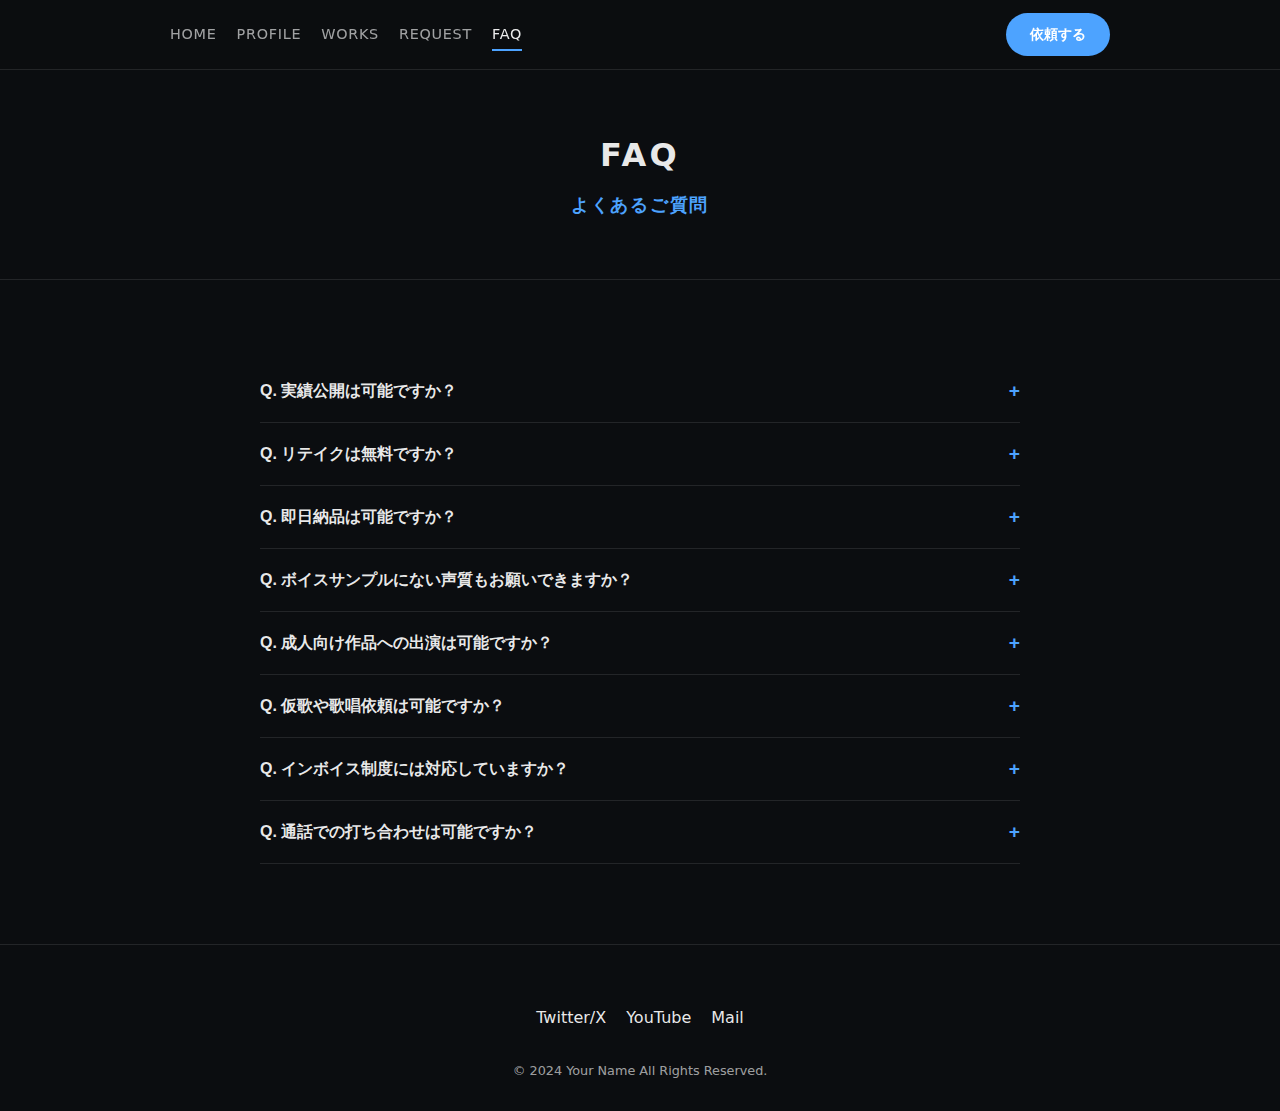
<file: faq.html>
<!DOCTYPE html>
<html lang="ja">

<head>
    <meta charset="UTF-8">
    <meta name="viewport" content="width=device-width, initial-scale=1.0">
    <title>FAQ | Voice Portfolio Template</title>
    <link rel="stylesheet" href="assets/css/style.css">
    <link rel="icon" href="favicon.ico">
</head>

<body>

    <!-- Header -->
    <header class="header">
        <div class="container header-inner">
            <nav class="nav">
                <a href="index.html" class="nav-link">HOME</a>
                <a href="profile.html" class="nav-link">PROFILE</a>
                <a href="works.html" class="nav-link">WORKS</a>
                <a href="request.html" class="nav-link">REQUEST</a>
                <a href="faq.html" class="nav-link active">FAQ</a>
            </nav>
            <a href="request.html" class="btn-cta">依頼する</a>
        </div>
    </header>

    <!-- Main Content -->
    <main>

        <section class="section hero" style="padding: 60px 0 40px;">
            <div class="container">
                <h1 class="hero-name" style="font-size: 2rem;">FAQ</h1>
                <p class="hero-title">よくあるご質問</p>
            </div>
        </section>

        <!-- FAQ List -->
        <section class="section">
            <div class="container" style="max-width: 800px;">

                <div class="faq-item">
                    <button class="faq-question">Q. 実績公開は可能ですか？</button>
                    <div class="faq-answer">
                        <p>A. はい、基本的には可能です。案件により、公開の可否やタイミングをご相談させていただけますと幸いです。</p>
                    </div>
                </div>

                <div class="faq-item">
                    <button class="faq-question">Q. リテイクは無料ですか？</button>
                    <div class="faq-answer">
                        <p>A. 読み間違いやアクセントの誤りは、回数無制限で無料で修正いたします。<br>
                            当方の読み間違いではなく、台本変更や大幅な演出変更（やっぱりもっと元気に、等）の場合は、初回のみ無料、2回目以降は追加料金を頂戴しております。</p>
                    </div>
                </div>

                <div class="faq-item">
                    <button class="faq-question">Q. 即日納品は可能ですか？</button>
                    <div class="faq-answer">
                        <p>A. スケジュールによりますが、可能です。特急料金（+20%）にて承ります。<br>
                            まずはお問い合わせフォームより「特急希望」と記載の上ご連絡ください。</p>
                    </div>
                </div>

                <div class="faq-item">
                    <button class="faq-question">Q. ボイスサンプルにない声質もお願いできますか？</button>
                    <div class="faq-answer">
                        <p>A. はい、可能です。イメージに近い参考動画や音声があればお送りください。<br>
                            事前にショートサンプル（無料）を収録して確認していただくことも可能です。</p>
                    </div>
                </div>

                <div class="faq-item">
                    <button class="faq-question">Q. 成人向け作品への出演は可能ですか？</button>
                    <div class="faq-answer">
                        <p>A. 申し訳ございませんが、成人向け作品（R18）への出演はお断りさせていただいております。</p>
                    </div>
                </div>

                <div class="faq-item">
                    <button class="faq-question">Q. 仮歌や歌唱依頼は可能ですか？</button>
                    <div class="faq-answer">
                        <p>A. ご相談ください。キャラクターソング風の歌唱は可能ですが、プロボーカリストのような技術は持ち合わせておりません。キーや音域についてはプロフィールをご参照ください。</p>
                    </div>
                </div>

                <div class="faq-item">
                    <button class="faq-question">Q. インボイス制度には対応していますか？</button>
                    <div class="faq-answer">
                        <p>A. はい、適格請求書発行事業者として登録済みです。</p>
                    </div>
                </div>

                <div class="faq-item">
                    <button class="faq-question">Q. 通話での打ち合わせは可能ですか？</button>
                    <div class="faq-answer">
                        <p>A. はい、Zoom / Discord / Google Meet 等での打ち合わせが可能です。</p>
                    </div>
                </div>

            </div>
        </section>

    </main>

    <!-- Footer -->
    <footer class="footer">
        <div class="container">
            <div class="footer-sns">
                <a href="#">Twitter/X</a>
                <a href="#">YouTube</a>
                <a href="mailto:email@example.com">Mail</a>
            </div>
            <p class="footer-copy">&copy; 2024 Your Name All Rights Reserved.</p>
        </div>
    </footer>

    <script>
        document.querySelectorAll('.faq-question').forEach(button => {
            button.addEventListener('click', () => {
                const item = button.parentElement;
                const answer = button.nextElementSibling;

                // Close other items (optional: if you want accordion style where others close)
                // document.querySelectorAll('.faq-item').forEach(otherItem => {
                //     if (otherItem !== item) {
                //         otherItem.classList.remove('active');
                //         otherItem.querySelector('.faq-answer').style.height = 0;
                //     }
                // });

                item.classList.toggle('active');

                if (item.classList.contains('active')) {
                    answer.style.height = answer.scrollHeight + 'px';
                } else {
                    answer.style.height = 0;
                }
            });
        });
    </script>
</body>

</html>
</file>
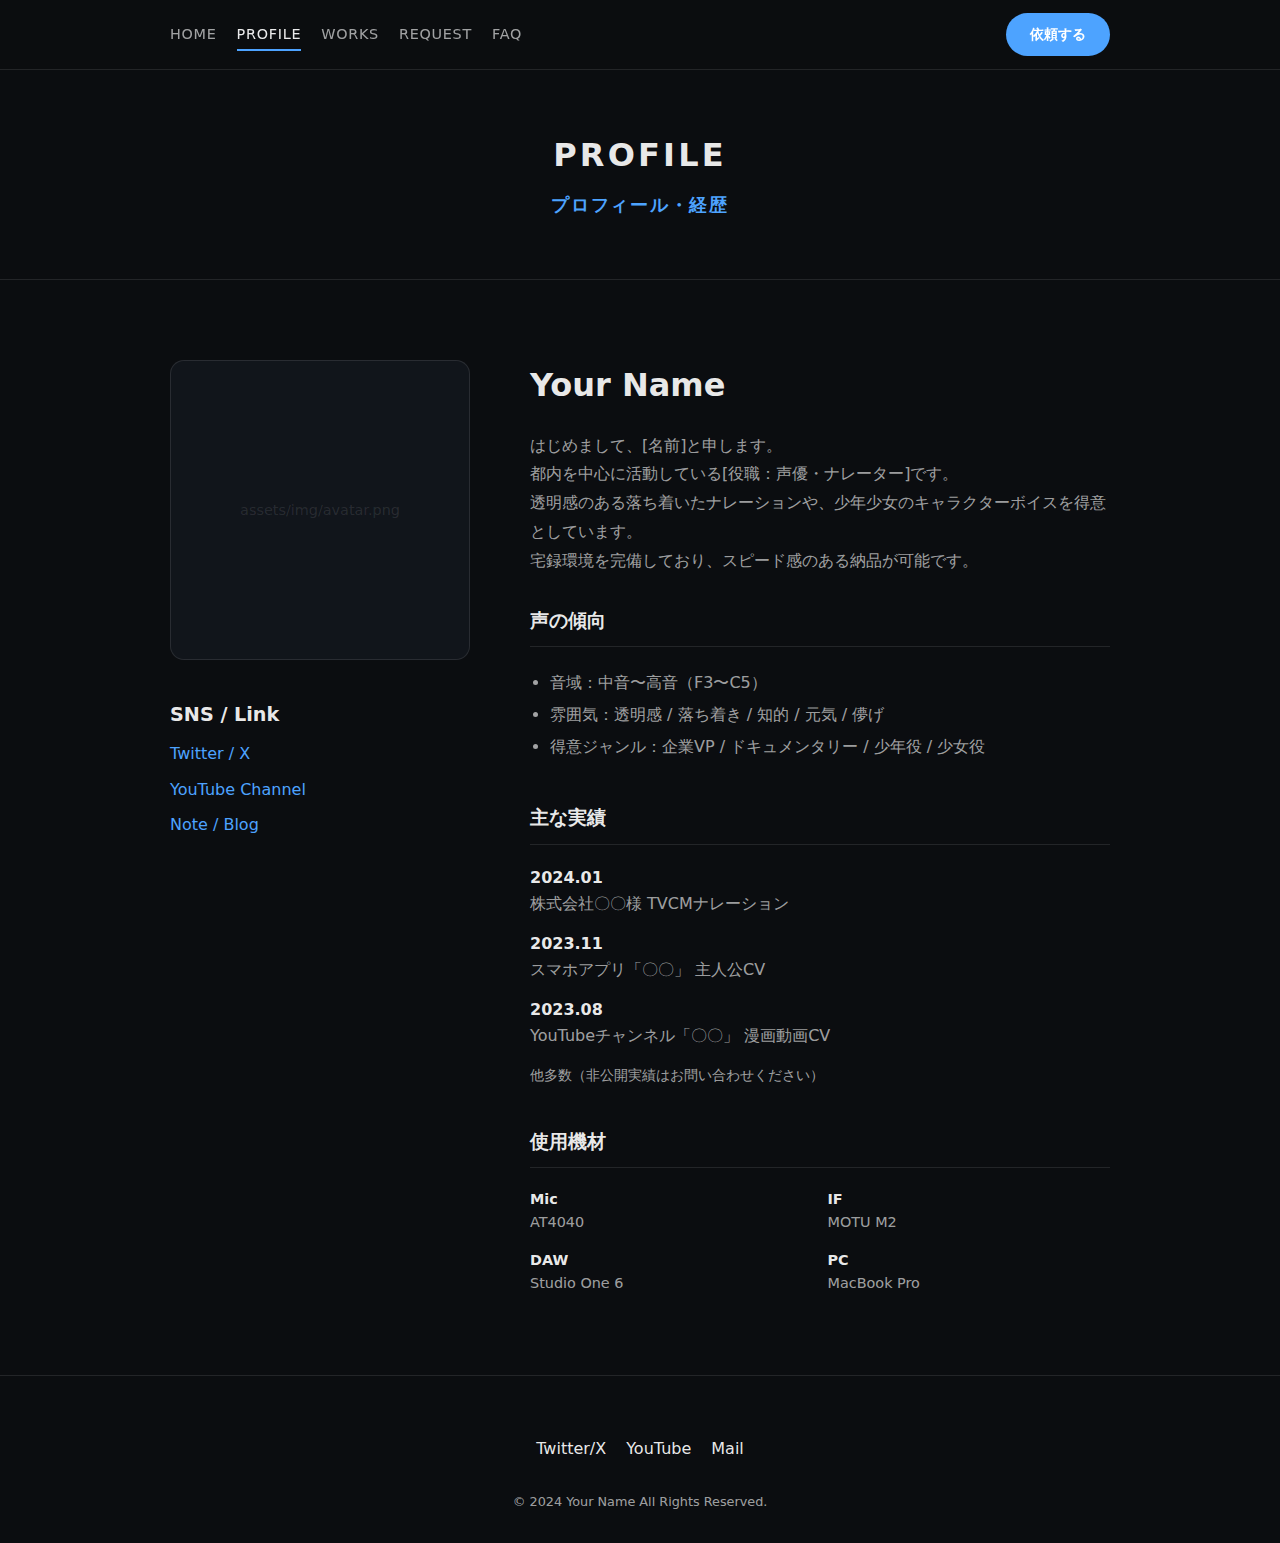
<file: profile.html>
<!DOCTYPE html>
<html lang="ja">

<head>
    <meta charset="UTF-8">
    <meta name="viewport" content="width=device-width, initial-scale=1.0">
    <title>PROFILE | Voice Portfolio Template</title>
    <link rel="stylesheet" href="assets/css/style.css">
    <link rel="icon" href="favicon.ico">
</head>

<body>

    <!-- Header -->
    <header class="header">
        <div class="container header-inner">
            <nav class="nav">
                <a href="index.html" class="nav-link">HOME</a>
                <a href="profile.html" class="nav-link active">PROFILE</a>
                <a href="works.html" class="nav-link">WORKS</a>
                <a href="request.html" class="nav-link">REQUEST</a>
                <a href="faq.html" class="nav-link">FAQ</a>
            </nav>
            <a href="request.html" class="btn-cta">依頼する</a>
        </div>
    </header>

    <!-- Main Content -->
    <main>

        <section class="section hero" style="padding: 60px 0 40px;">
            <div class="container">
                <h1 class="hero-name" style="font-size: 2rem;">PROFILE</h1>
                <p class="hero-title">プロフィール・経歴</p>
            </div>
        </section>

        <!-- Profile Detail -->
        <section class="section">
            <div class="container" style="display: flex; gap: 60px; flex-wrap: wrap;">
                <!-- Avatar / Image -->
                <div style="flex: 1; min-width: 300px;">
                    <div
                        style="aspect-ratio: 1/1; background-color: var(--panel); border-radius: var(--radius); border: 1px solid var(--line); display:flex; align-items:center; justify-content:center; color: var(--line);">
                        <!-- Image placeholder -->
                        <span style="font-size: 0.9rem;">assets/img/avatar.png</span>
                    </div>
                    <!-- img src="assets/img/avatar.png" alt="Profile Image" style="width:100%; border-radius:var(--radius);" -->

                    <div class="mt-40">
                        <h3 class="card-title">SNS / Link</h3>
                        <div style="display: flex; flex-direction: column; gap: 10px;">
                            <a href="#" style="color:var(--accent);">Twitter / X</a>
                            <a href="#" style="color:var(--accent);">YouTube Channel</a>
                            <a href="#" style="color:var(--accent);">Note / Blog</a>
                        </div>
                    </div>
                </div>

                <!-- Text Info -->
                <div style="flex: 2; min-width: 300px;">
                    <h2 style="font-size: 2rem; margin-bottom: 20px;">Your Name</h2>
                    <p style="color: var(--muted); margin-bottom: 30px; line-height: 1.8;">
                        はじめまして、[名前]と申します。<br>
                        都内を中心に活動している[役職：声優・ナレーター]です。<br>
                        透明感のある落ち着いたナレーションや、少年少女のキャラクターボイスを得意としています。<br>
                        宅録環境を完備しており、スピード感のある納品が可能です。
                    </p>

                    <div class="mb-40">
                        <h3 class="card-title"
                            style="border-bottom: 1px solid var(--line); padding-bottom: 10px; margin-bottom: 20px;">
                            声の傾向</h3>
                        <ul style="list-style: disc; padding-left: 20px; color: var(--muted); line-height: 2;">
                            <li>音域：中音〜高音（F3〜C5）</li>
                            <li>雰囲気：透明感 / 落ち着き / 知的 / 元気 / 儚げ</li>
                            <li>得意ジャンル：企業VP / ドキュメンタリー / 少年役 / 少女役</li>
                        </ul>
                    </div>

                    <div class="mb-40">
                        <h3 class="card-title"
                            style="border-bottom: 1px solid var(--line); padding-bottom: 10px; margin-bottom: 20px;">
                            主な実績</h3>
                        <div style="display: grid; gap: 15px;">
                            <div>
                                <h4 style="font-size: 1rem; font-weight: 700;">2024.01</h4>
                                <p style="color: var(--muted);">株式会社〇〇様 TVCMナレーション</p>
                            </div>
                            <div>
                                <h4 style="font-size: 1rem; font-weight: 700;">2023.11</h4>
                                <p style="color: var(--muted);">スマホアプリ「〇〇」 主人公CV</p>
                            </div>
                            <div>
                                <h4 style="font-size: 1rem; font-weight: 700;">2023.08</h4>
                                <p style="color: var(--muted);">YouTubeチャンネル「〇〇」 漫画動画CV</p>
                            </div>
                            <p style="color: var(--muted); font-size: 0.9rem;">他多数（非公開実績はお問い合わせください）</p>
                        </div>
                    </div>

                    <div>
                        <h3 class="card-title"
                            style="border-bottom: 1px solid var(--line); padding-bottom: 10px; margin-bottom: 20px;">
                            使用機材</h3>
                        <ul
                            style="display: grid; grid-template-columns: 1fr 1fr; gap: 15px; color: var(--muted); font-size: 0.9rem;">
                            <li><strong style="color:var(--text); display:block;">Mic</strong>AT4040</li>
                            <li><strong style="color:var(--text); display:block;">IF</strong>MOTU M2</li>
                            <li><strong style="color:var(--text); display:block;">DAW</strong>Studio One 6</li>
                            <li><strong style="color:var(--text); display:block;">PC</strong>MacBook Pro</li>
                        </ul>
                    </div>
                </div>
            </div>
        </section>

    </main>

    <!-- Footer -->
    <footer class="footer">
        <div class="container">
            <div class="footer-sns">
                <a href="#">Twitter/X</a>
                <a href="#">YouTube</a>
                <a href="mailto:email@example.com">Mail</a>
            </div>
            <p class="footer-copy">&copy; 2024 Your Name All Rights Reserved.</p>
        </div>
    </footer>

</body>

</html>
</file>
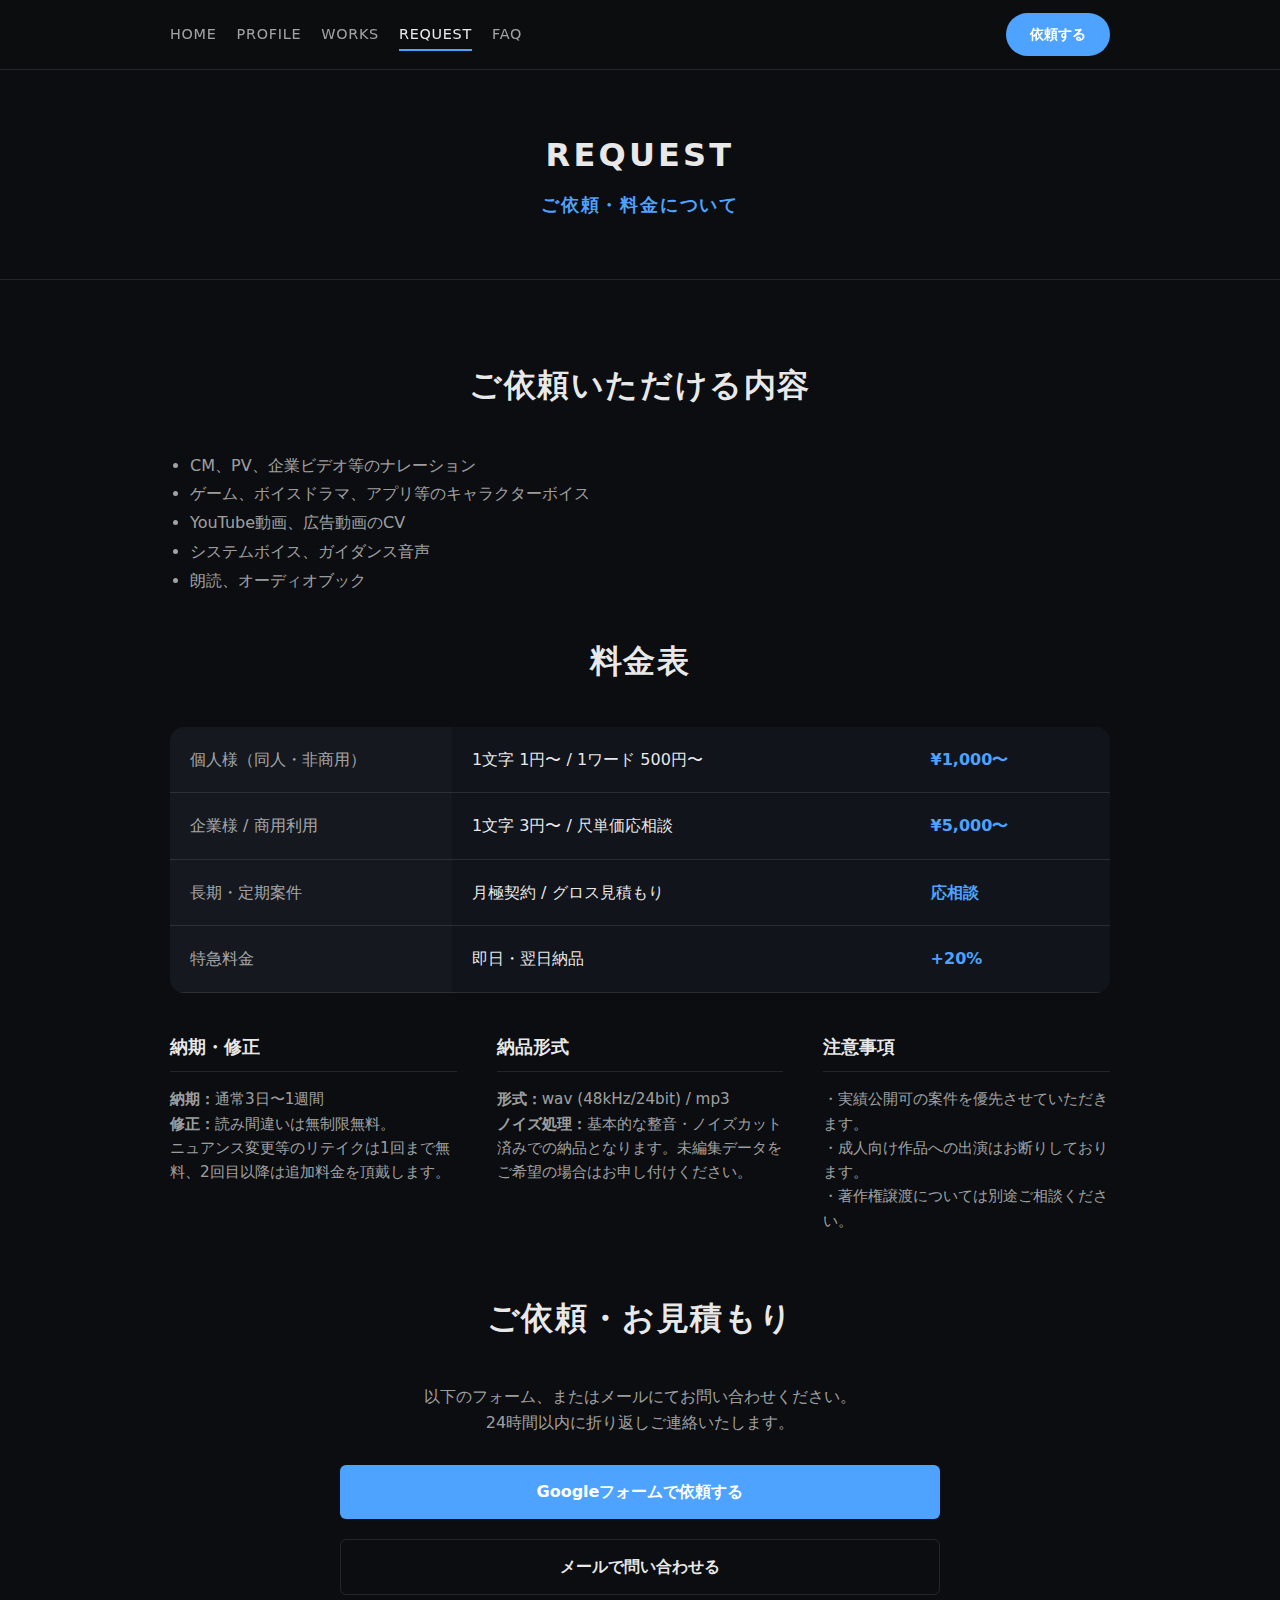
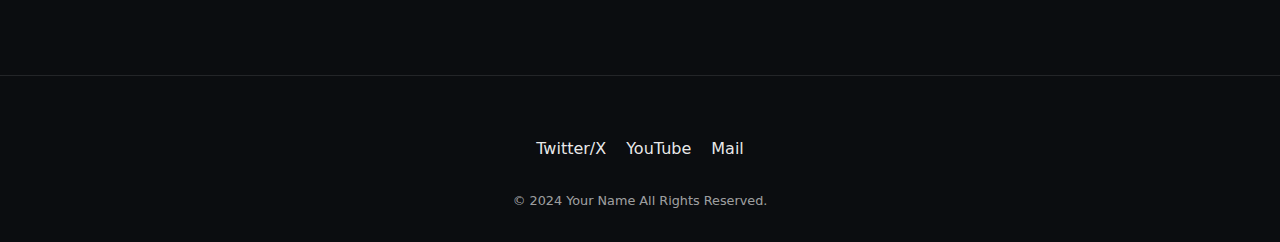
<file: request.html>
<!DOCTYPE html>
<html lang="ja">

<head>
    <meta charset="UTF-8">
    <meta name="viewport" content="width=device-width, initial-scale=1.0">
    <title>REQUEST | Voice Portfolio Template</title>
    <link rel="stylesheet" href="assets/css/style.css">
    <link rel="icon" href="favicon.ico">
</head>

<body>

    <!-- Header -->
    <header class="header">
        <div class="container header-inner">
            <nav class="nav">
                <a href="index.html" class="nav-link">HOME</a>
                <a href="profile.html" class="nav-link">PROFILE</a>
                <a href="works.html" class="nav-link">WORKS</a>
                <a href="request.html" class="nav-link active">REQUEST</a>
                <a href="faq.html" class="nav-link">FAQ</a>
            </nav>
            <a href="request.html" class="btn-cta">依頼する</a>
        </div>
    </header>

    <!-- Main Content -->
    <main>

        <section class="section hero" style="padding: 60px 0 40px;">
            <div class="container">
                <h1 class="hero-name" style="font-size: 2rem;">REQUEST</h1>
                <p class="hero-title">ご依頼・料金について</p>
            </div>
        </section>

        <!-- Services & Pricing -->
        <section class="section">
            <div class="container">
                <h2 class="section-title">ご依頼いただける内容</h2>
                <div class="mb-40" style="color:var(--muted); line-height: 1.8;">
                    <ul style="list-style:disc; padding-left:20px;">
                        <li>CM、PV、企業ビデオ等のナレーション</li>
                        <li>ゲーム、ボイスドラマ、アプリ等のキャラクターボイス</li>
                        <li>YouTube動画、広告動画のCV</li>
                        <li>システムボイス、ガイダンス音声</li>
                        <li>朗読、オーディオブック</li>
                    </ul>
                </div>

                <h2 class="section-title">料金表</h2>
                <table class="pricing-table mb-40">
                    <tr>
                        <th>個人様（同人・非商用）</th>
                        <td>1文字 1円〜 / 1ワード 500円〜</td>
                        <td class="pricing-price">¥1,000〜</td>
                    </tr>
                    <tr>
                        <th>企業様 / 商用利用</th>
                        <td>1文字 3円〜 / 尺単価応相談</td>
                        <td class="pricing-price">¥5,000〜</td>
                    </tr>
                    <tr>
                        <th>長期・定期案件</th>
                        <td>月極契約 / グロス見積もり</td>
                        <td class="pricing-price">応相談</td>
                    </tr>
                    <tr>
                        <th>特急料金</th>
                        <td>即日・翌日納品</td>
                        <td class="pricing-price">+20%</td>
                    </tr>
                </table>

                <div class="grid-3" style="gap:40px; margin-bottom: 60px;">
                    <div>
                        <h3 class="card-title"
                            style="font-size:1.1rem; border-bottom:1px solid var(--line); padding-bottom:10px;">納期・修正
                        </h3>
                        <p style="color:var(--muted); font-size:0.95rem; margin-top:15px; line-height:1.6;">
                            <strong>納期：</strong>通常3日〜1週間<br>
                            <strong>修正：</strong>読み間違いは無制限無料。<br>ニュアンス変更等のリテイクは1回まで無料、2回目以降は追加料金を頂戴します。
                        </p>
                    </div>
                    <div>
                        <h3 class="card-title"
                            style="font-size:1.1rem; border-bottom:1px solid var(--line); padding-bottom:10px;">納品形式
                        </h3>
                        <p style="color:var(--muted); font-size:0.95rem; margin-top:15px; line-height:1.6;">
                            <strong>形式：</strong>wav (48kHz/24bit) / mp3<br>
                            <strong>ノイズ処理：</strong>基本的な整音・ノイズカット済みでの納品となります。未編集データをご希望の場合はお申し付けください。
                        </p>
                    </div>
                    <div>
                        <h3 class="card-title"
                            style="font-size:1.1rem; border-bottom:1px solid var(--line); padding-bottom:10px;">注意事項
                        </h3>
                        <p style="color:var(--muted); font-size:0.95rem; margin-top:15px; line-height:1.6;">
                            ・実績公開可の案件を優先させていただきます。<br>
                            ・成人向け作品への出演はお断りしております。<br>
                            ・著作権譲渡については別途ご相談ください。
                        </p>
                    </div>
                </div>

                <h2 class="section-title">ご依頼・お見積もり</h2>
                <p class="text-center" style="color: var(--muted); margin-bottom: 30px;">
                    以下のフォーム、またはメールにてお問い合わせください。<br>
                    24時間以内に折り返しご連絡いたします。
                </p>

                <div style="max-width: 600px; margin: 0 auto; display: flex; flex-direction: column; gap: 20px;">
                    <a href="https://docs.google.com/forms/" target="_blank" class="btn-primary">Googleフォームで依頼する</a>
                    <a href="mailto:email@example.com" class="btn-outline">メールで問い合わせる</a>
                </div>

            </div>
        </section>

    </main>

    <!-- Footer -->
    <footer class="footer">
        <div class="container">
            <div class="footer-sns">
                <a href="#">Twitter/X</a>
                <a href="#">YouTube</a>
                <a href="mailto:email@example.com">Mail</a>
            </div>
            <p class="footer-copy">&copy; 2024 Your Name All Rights Reserved.</p>
        </div>
    </footer>

</body>

</html>
</file>
<file: assets/css/style.css>
:root {
  --bg: #0b0d10;
  --panel: #11151b;
  --line: rgba(255, 255, 255, 0.10);
  --text: rgba(255, 255, 255, 0.92);
  --muted: rgba(255, 255, 255, 0.62);
  --accent: #4da3ff;
  --radius: 14px;
  --max: 980px;
  --font-base: system-ui, -apple-system, BlinkMacSystemFont, 'Segoe UI', Roboto, Helvetica, Arial, sans-serif;
}

/* Reset & Base */
*, *::before, *::after {
  box-sizing: border-box;
  margin: 0;
  padding: 0;
}

body {
  background-color: var(--bg);
  color: var(--text);
  font-family: var(--font-base);
  line-height: 1.6;
  -webkit-font-smoothing: antialiased;
  min-height: 100vh;
  display: flex;
  flex-direction: column;
}

a {
  text-decoration: none;
  color: inherit;
  transition: opacity 0.2s ease;
}

a:hover {
  opacity: 0.8;
}

ul {
  list-style: none;
}

img {
  max-width: 100%;
  display: block;
  border-radius: var(--radius);
}

/* Layout utilities */
.container {
  max-width: var(--max);
  margin: 0 auto;
  padding: 0 20px;
  width: 100%;
}

.section {
  padding: 80px 0;
  border-bottom: 1px solid var(--line);
}

.section:last-child {
  border-bottom: none;
}

.section-title {
  font-size: 2rem;
  font-weight: 700;
  margin-bottom: 40px;
  letter-spacing: 0.05em;
  text-align: center;
}

.section-title span {
  color: var(--accent);
}

/* Header */
.header {
  height: 70px;
  border-bottom: 1px solid var(--line);
  position: sticky;
  top: 0;
  background-color: rgba(11, 13, 16, 0.9);
  backdrop-filter: blur(10px);
  z-index: 100;
  display: flex;
  align-items: center;
}

.header-inner {
  display: flex;
  justify-content: space-between;
  align-items: center;
}

.nav {
  display: flex;
  gap: 20px;
}

.nav-link {
  font-size: 0.9rem;
  font-weight: 500;
  color: var(--muted);
  letter-spacing: 0.05em;
  padding: 5px 0;
  position: relative;
}

.nav-link.active, .nav-link:hover {
  color: var(--text);
}

.nav-link.active::after {
  content: '';
  position: absolute;
  bottom: 0;
  left: 0;
  width: 100%;
  height: 2px;
  background-color: var(--accent);
}

.btn-cta {
  background-color: var(--accent);
  color: #fff;
  padding: 10px 24px;
  border-radius: 99px;
  font-weight: 600;
  font-size: 0.9rem;
  transition: transform 0.2s, box-shadow 0.2s;
  display: inline-block;
}

.btn-cta:hover {
  opacity: 1;
  transform: translateY(-2px);
  box-shadow: 0 4px 12px rgba(77, 163, 255, 0.3);
}

/* Mobile Menu (Simple overlay based implementation is kept simple for CSS only usually, 
   but for this template we'll keep nav simple flex for responsive or add simpler stacked nav) 
   For simplicity and "minimal JS", we will use scrollable horizontal nav for mobile or simple wrapping.
*/
@media (max-width: 768px) {
  .header {
    height: auto;
    padding: 10px 0;
  }
  .header-inner {
    flex-direction: column;
    gap: 15px;
  }
  .nav {
    gap: 15px;
    flex-wrap: wrap;
    justify-content: center;
  }
}

/* Hero */
.hero {
  padding: 100px 0 80px;
  text-align: center;
}

.hero-name {
  font-size: 2.5rem;
  font-weight: 800;
  margin-bottom: 10px;
  letter-spacing: 0.1em;
}

.hero-title {
  color: var(--accent);
  font-size: 1.1rem;
  font-weight: 600;
  margin-bottom: 20px;
  text-transform: uppercase;
  letter-spacing: 0.1em;
}

.hero-text {
  color: var(--muted);
  font-size: 1.1rem;
  max-width: 600px;
  margin: 0 auto 40px;
  line-height: 1.8;
}

/* Cards (Pick Up, Works, etc) */
.grid-3 {
  display: grid;
  grid-template-columns: repeat(auto-fit, minmax(280px, 1fr));
  gap: 30px;
}

.card {
  background-color: var(--panel);
  border: 1px solid var(--line);
  border-radius: var(--radius);
  padding: 25px;
  transition: transform 0.2s;
}

.card:hover {
  transform: translateY(-4px);
  border-color: rgba(255, 255, 255, 0.2);
}

.card-title {
  font-size: 1.2rem;
  font-weight: 700;
  margin-bottom: 10px;
}

.card-meta {
  display: flex;
  gap: 10px;
  flex-wrap: wrap;
  margin-bottom: 15px;
}

.tag {
  font-size: 0.8rem;
  padding: 4px 10px;
  background-color: rgba(255, 255, 255, 0.05);
  border-radius: 4px;
  color: var(--muted);
}

.card-desc {
  font-size: 0.9rem;
  color: var(--muted);
  margin-bottom: 20px;
  line-height: 1.6;
}

/* Audio Player styling */
audio {
  width: 100%;
  height: 40px;
  border-radius: 99px;
  outline: none;
}
/* Note: Standard audio player styling is limited across browsers. 
   Custom styling requires JS. We rely on standard as per requirements. 
   We just make it fit width. */

/* Strength */
.strength-item {
  text-align: center;
  padding: 20px;
}

.strength-icon {
  font-size: 2rem;
  margin-bottom: 15px;
  color: var(--accent);
}

.strength-title {
  font-size: 1.2rem;
  margin-bottom: 10px;
  font-weight: 700;
}

.strength-text {
  color: var(--muted);
  font-size: 0.95rem;
}

/* Process Grid */
.process-grid {
  display: grid;
  gap: 20px;
}

@media (min-width: 768px) {
  .process-grid {
    grid-template-columns: 1fr 1fr 1fr;
  }
}

.process-item {
  position: relative;
  background: var(--panel);
  padding: 30px;
  border-radius: var(--radius);
  border: 1px solid var(--line);
}

.process-step {
  font-size: 3rem;
  font-weight: 900;
  color: rgba(255, 255, 255, 0.03);
  position: absolute;
  top: 10px;
  right: 20px;
  line-height: 1;
}

.process-title {
  font-size: 1.1rem;
  font-weight: 700;
  margin-bottom: 10px;
  position: relative;
}

/* Pricing */
.pricing-table {
  width: 100%;
  border-collapse: collapse;
  background: var(--panel);
  border-radius: var(--radius);
  overflow: hidden;
}

.pricing-table th, .pricing-table td {
  padding: 20px;
  text-align: left;
  border-bottom: 1px solid var(--line);
}

.pricing-table th {
  background-color: rgba(255, 255, 255, 0.02);
  color: var(--muted);
  font-weight: 500;
  width: 30%;
}

.pricing-price {
  font-weight: 700;
  color: var(--accent);
}

/* FAQ (Accordion) */
.faq-item {
  border-bottom: 1px solid var(--line);
}

.faq-question {
  width: 100%;
  text-align: left;
  padding: 20px 0;
  background: none;
  border: none;
  color: var(--text);
  font-size: 1rem;
  font-weight: 600;
  cursor: pointer;
  display: flex;
  justify-content: space-between;
  align-items: center;
}

.faq-question::after {
  content: '+';
  font-size: 1.2rem;
  color: var(--accent);
  transition: transform 0.3s;
}

.faq-item.active .faq-question::after {
  transform: rotate(45deg);
}

.faq-answer {
  height: 0;
  overflow: hidden;
  transition: height 0.3s ease;
  color: var(--muted);
  line-height: 1.6;
}

.faq-answer p {
  padding-bottom: 20px;
}

/* Forms (Request) */
.btn-primary {
  display: inline-block;
  background-color: var(--accent);
  color: #fff;
  padding: 14px 40px;
  border-radius: 6px;
  font-weight: 600;
  text-align: center;
  border: none;
  cursor: pointer;
  font-size: 1rem;
  width: 100%;
}

.btn-outline {
  display: inline-block;
  background-color: transparent;
  color: var(--text);
  padding: 14px 40px;
  border-radius: 6px;
  font-weight: 600;
  text-align: center;
  border: 1px solid var(--line);
  cursor: pointer;
  font-size: 1rem;
  width: 100%;
}

.btn-outline:hover {
  border-color: var(--text);
}

/* Footer */
.footer {
  margin-top: auto;
  padding: 60px 0 30px;
  border-top: 1px solid var(--line);
  text-align: center;
}

.footer-sns {
  display: flex;
  justify-content: center;
  gap: 20px;
  margin-bottom: 30px;
}

.footer-copy {
  color: var(--muted);
  font-size: 0.8rem;
}

/* Utils */
.text-center { text-align: center; }
.mb-40 { margin-bottom: 40px; }
.mt-40 { margin-top: 40px; }

/* Responsive adjustments */
@media (max-width: 600px) {
  .section-title {
    font-size: 1.6rem;
  }
  .hero-name {
    font-size: 2rem;
  }
  .pricing-table th, .pricing-table td {
    display: block;
    width: 100%;
  }
  .pricing-table th {
    padding-bottom: 5px;
    border-bottom: none;
  }
  .pricing-table td {
    padding-top: 0;
  }
}
</file>
